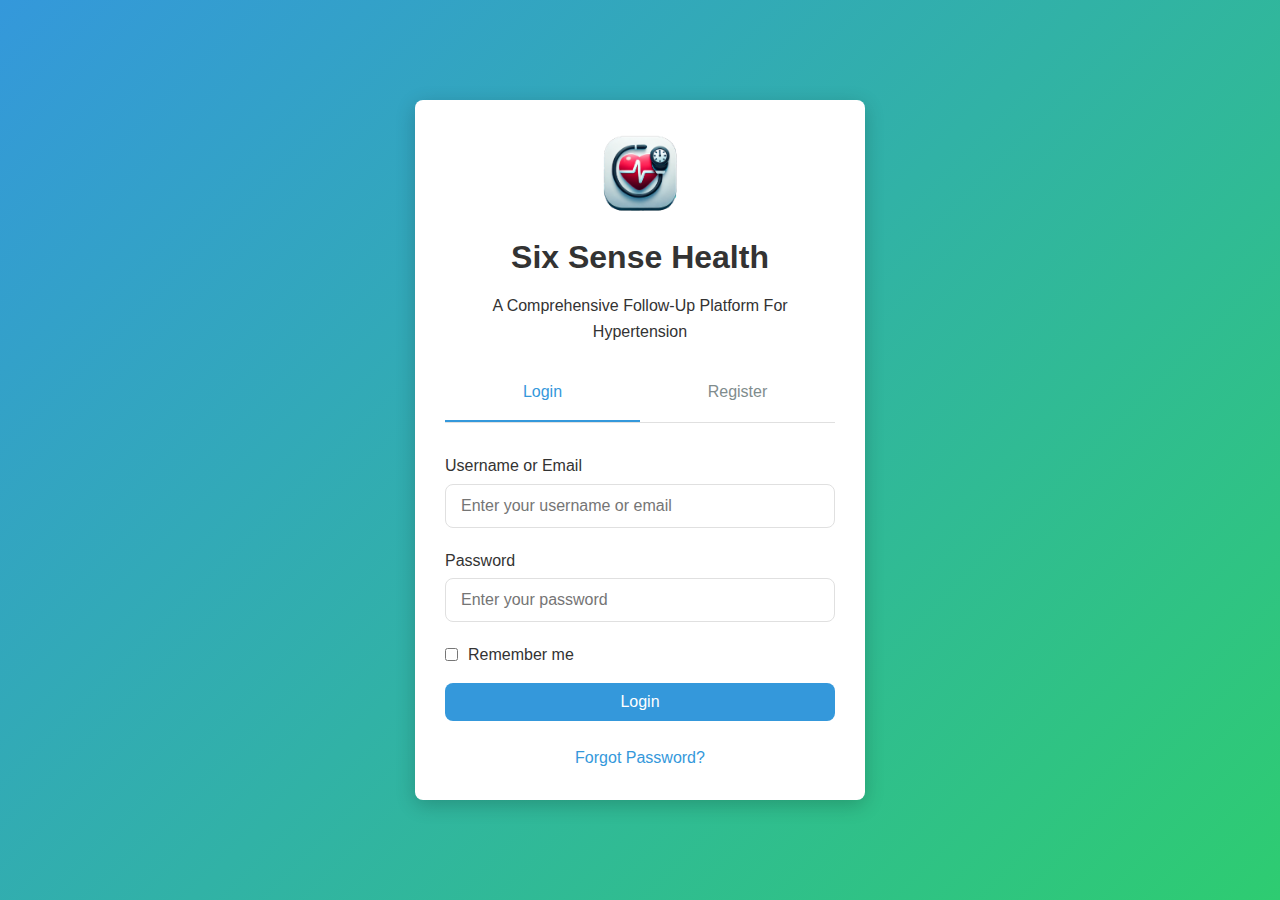
<file: index.html>
<!DOCTYPE html>
<html lang="en">
<head>
    <meta charset="UTF-8">
    <meta name="viewport" content="width=device-width, initial-scale=1.0">
    <title>Six Sense Health - Login</title>
    <link rel="stylesheet" href="https://cdnjs.cloudflare.com/ajax/libs/font-awesome/6.0.0-beta3/css/all.min.css">
    <link rel="stylesheet" href="styles.css">
</head>
<body>
    <div class="auth-container">
        <div class="auth-card">
            <div class="auth-header">
                <img src="img/follow-up-logo.png" alt="Logo" class="auth-logo">
                <h2>Six Sense Health</h2>
                <p>A Comprehensive Follow-Up Platform For Hypertension</p>
                
                <div class="auth-tabs">
                    <div class="tab active" data-tab="login-pane">Login</div>
                    <div class="tab" data-tab="register-pane">Register</div>
                </div>
            </div>
            
            <div class="tab-content">
                <!-- Login Form -->
                <div id="login-pane" class="tab-pane active">
                    <form id="login-form">
                        <div class="form-group">
                            <label class="form-label">Username or Email</label>
                            <input type="text" id="login-username" class="form-control" placeholder="Enter your username or email">
                        </div>
                        
                        <div class="form-group">
                            <label class="form-label">Password</label>
                            <input type="password" id="login-password" class="form-control" placeholder="Enter your password">
                        </div>
                        
                        <div class="form-check">
                            <input type="checkbox" id="remember" class="form-check-input">
                            <label for="remember">Remember me</label>
                        </div>
                        
                        <div class="form-group">
                            <button type="submit" class="btn btn-block">Login</button>
                        </div>
                        
                        <div class="text-center mt-3">
                            <a href="#">Forgot Password?</a>
                        </div>
                    </form>
                </div>
                
                <!-- Register Form -->
                <div id="register-pane" class="tab-pane">
                    <form id="register-form">
                        <div class="form-group">
                            <label class="form-label">Full Name</label>
                            <input type="text" id="register-fullname" class="form-control" placeholder="Enter your full name">
                        </div>
                        
                        <div class="form-group">
                            <label class="form-label">Email</label>
                            <input type="email" id="register-email" class="form-control" placeholder="Enter your email">
                        </div>
                        
                        <div class="form-group">
                            <label class="form-label">Phone Number</label>
                            <input type="tel" id="register-phone" class="form-control" placeholder="Enter your phone number">
                        </div>
                        
                        <div class="form-group">
                            <label class="form-label">Password</label>
                            <input type="password" id="register-password" class="form-control" placeholder="Create a password">
                        </div>
                        
                        <div class="form-group">
                            <label class="form-label">Confirm Password</label>
                            <input type="password" id="register-confirm-password" class="form-control" placeholder="Confirm your password">
                        </div>
                        
                        <div class="form-check">
                            <input type="checkbox" id="terms" class="form-check-input">
                            <label for="terms">I agree to the <a href="#">Terms and Conditions</a></label>
                        </div>
                        
                        <div class="form-group">
                            <button type="submit" class="btn btn-block">Register</button>
                        </div>
                    </form>
                </div>
            </div>
        </div>
    </div>
    
    <script src="scripts.js"></script>
</body>
</html>
</file>
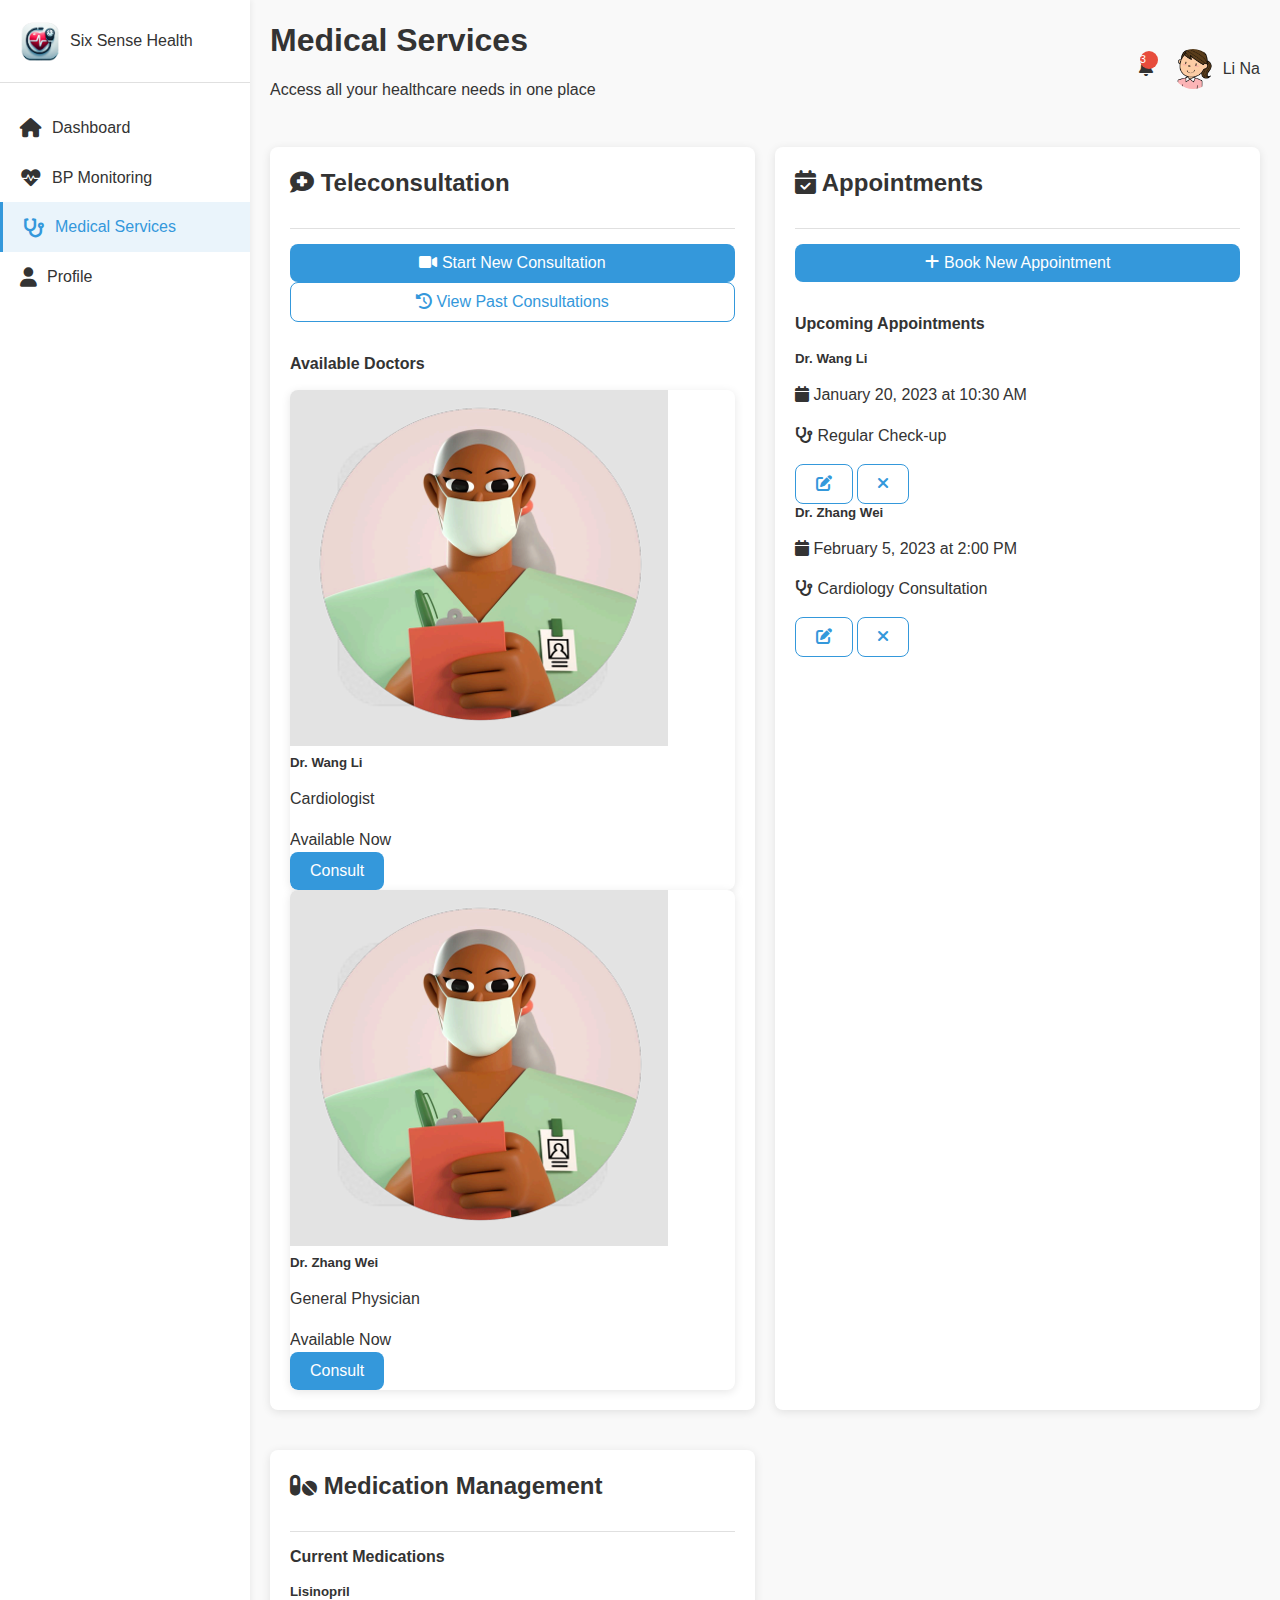
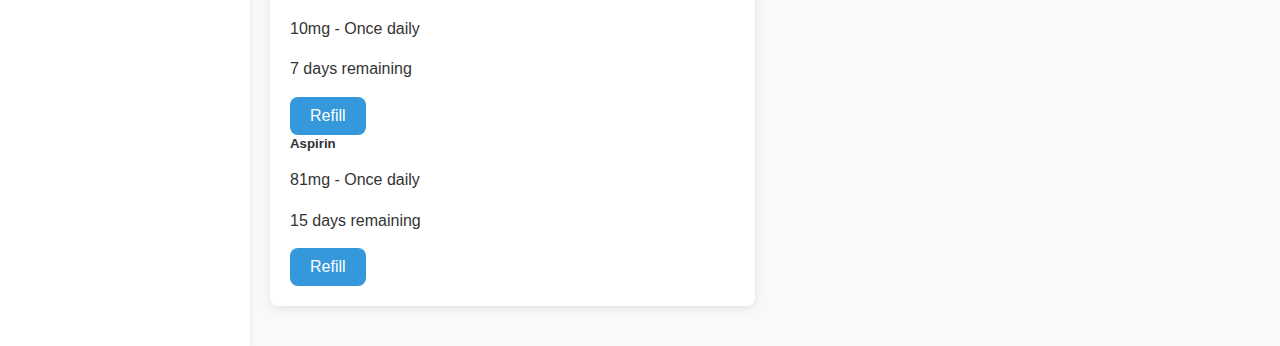
<file: medical-services.html>
<!DOCTYPE html>
<html lang="en">
<head>
    <meta charset="UTF-8">
    <meta name="viewport" content="width=device-width, initial-scale=1.0">
    <title>Six Sense Health - Medical Services</title>
    <link rel="stylesheet" href="https://cdnjs.cloudflare.com/ajax/libs/font-awesome/6.0.0-beta3/css/all.min.css">
    <link rel="stylesheet" href="styles.css">
</head>
<body>
    <div class="dashboard">
        <!-- Sidebar Navigation -->
        <div class="sidebar">
            <div class="sidebar-header">
                <div class="sidebar-logo">
                    <img src="img/follow-up-logo.png" alt="Logo">
                    <span>Six Sense Health</span>
                </div>
                <button class="sidebar-toggle" onclick="toggleMenu()">
                    <i class="fas fa-bars"></i>
                </button>
            </div>
            
            <div class="sidebar-menu">
                <a href="dashboard.html" class="menu-item">
                    <i class="fas fa-home"></i>
                    <span>Dashboard</span>
                </a>
                <a href="bp-monitoring.html" class="menu-item">
                    <i class="fas fa-heartbeat"></i>
                    <span>BP Monitoring</span>
                </a>
                <a href="medical-services.html" class="menu-item active">
                    <i class="fas fa-stethoscope"></i>
                    <span>Medical Services</span>
                </a>
                <a href="profile.html" class="menu-item">
                    <i class="fas fa-user"></i>
                    <span>Profile</span>
                </a>
            </div>
        </div>
        
        <!-- Main Content -->
        <div class="main-content">
            <div class="dashboard-header">
                <div>
                    <h2>Medical Services</h2>
                    <p>Access all your healthcare needs in one place</p>
                </div>
                
                <div class="user-profile">
                    <div class="notification-bell">
                        <i class="fas fa-bell"></i>
                        <span class="notification-count">2</span>
                    </div>
                    
                    <div class="user-avatar">
                        <img src="img/avatar.png" alt="User Avatar">
                    </div>
                    <span>Li Na</span>
                </div>
            </div>
            
            <!-- Services Grid -->
            <div class="services-grid grid grid-2">
                <!-- Teleconsultation Section -->
                <div class="card">
                    <div class="card-header">
                        <h3><i class="fas fa-comment-medical"></i> Teleconsultation</h3>
                    </div>
                    <div class="card-body">
                        <div class="service-actions">
                            <button class="btn btn-primary btn-block">
                                <i class="fas fa-video"></i> Start New Consultation
                            </button>
                            <button class="btn btn-outline btn-block">
                                <i class="fas fa-history"></i> View Past Consultations
                            </button>
                        </div>
                        
                        <div class="available-doctors mt-4">
                            <h4>Available Doctors</h4>
                            <div class="doctor-card">
                                <img src="img/doctor-avatar.png" alt="Doctor">
                                <div class="doctor-info">
                                    <h5>Dr. Wang Li</h5>
                                    <p>Cardiologist</p>
                                    <span class="status online">Available Now</span>
                                </div>
                                <button class="btn btn-primary">Consult</button>
                            </div>
                            
                            <div class="doctor-card">
                                <img src="img/doctor-avatar.png" alt="Doctor">
                                <div class="doctor-info">
                                    <h5>Dr. Zhang Wei</h5>
                                    <p>General Physician</p>
                                    <span class="status online">Available Now</span>
                                </div>
                                <button class="btn btn-primary">Consult</button>
                            </div>
                        </div>
                    </div>
                </div>
                
                <!-- Appointments Section -->
                <div class="card">
                    <div class="card-header">
                        <h3><i class="fas fa-calendar-check"></i> Appointments</h3>
                    </div>
                    <div class="card-body">
                        <div class="service-actions">
                            <button class="btn btn-primary btn-block">
                                <i class="fas fa-plus"></i> Book New Appointment
                            </button>
                        </div>
                        
                        <div class="upcoming-appointments mt-4">
                            <h4>Upcoming Appointments</h4>
                            <div class="appointment-card">
                                <div class="appointment-info">
                                    <h5>Dr. Wang Li</h5>
                                    <p><i class="fas fa-calendar"></i> January 20, 2023 at 10:30 AM</p>
                                    <p><i class="fas fa-stethoscope"></i> Regular Check-up</p>
                                </div>
                                <div class="appointment-actions">
                                    <button class="btn btn-outline"><i class="fas fa-edit"></i></button>
                                    <button class="btn btn-outline"><i class="fas fa-times"></i></button>
                                </div>
                            </div>
                            
                            <div class="appointment-card">
                                <div class="appointment-info">
                                    <h5>Dr. Zhang Wei</h5>
                                    <p><i class="fas fa-calendar"></i> February 5, 2023 at 2:00 PM</p>
                                    <p><i class="fas fa-stethoscope"></i> Cardiology Consultation</p>
                                </div>
                                <div class="appointment-actions">
                                    <button class="btn btn-outline"><i class="fas fa-edit"></i></button>
                                    <button class="btn btn-outline"><i class="fas fa-times"></i></button>
                                </div>
                            </div>
                        </div>
                    </div>
                </div>
                
                <!-- Medication Section -->
                <div class="card">
                    <div class="card-header">
                        <h3><i class="fas fa-pills"></i> Medication Management</h3>
                    </div>
                    <div class="card-body">
                        <div class="current-medications">
                            <h4>Current Medications</h4>
                            <div class="medication-card">
                                <div class="medication-info">
                                    <h5>Lisinopril</h5>
                                    <p>10mg - Once daily</p>
                                    <p class="stock">7 days remaining</p>
                                </div>
                                <button class="btn btn-primary">Refill</button>
                            </div>
                            
                            <div class="medication-card">
                                <div class="medication-info">
                                    <h5>Aspirin</h5>
                                    <p>81mg - Once daily</p>
                                    <p class="stock">15 days remaining</p>
                                </div>
                                <button class="btn btn-primary">Refill</button>
                            </div>
                        </div>
                    </div>
                </div>
            </div>
        </div>
    </div>
    
    <script src="scripts.js"></script>
</body>
</html>
</file>
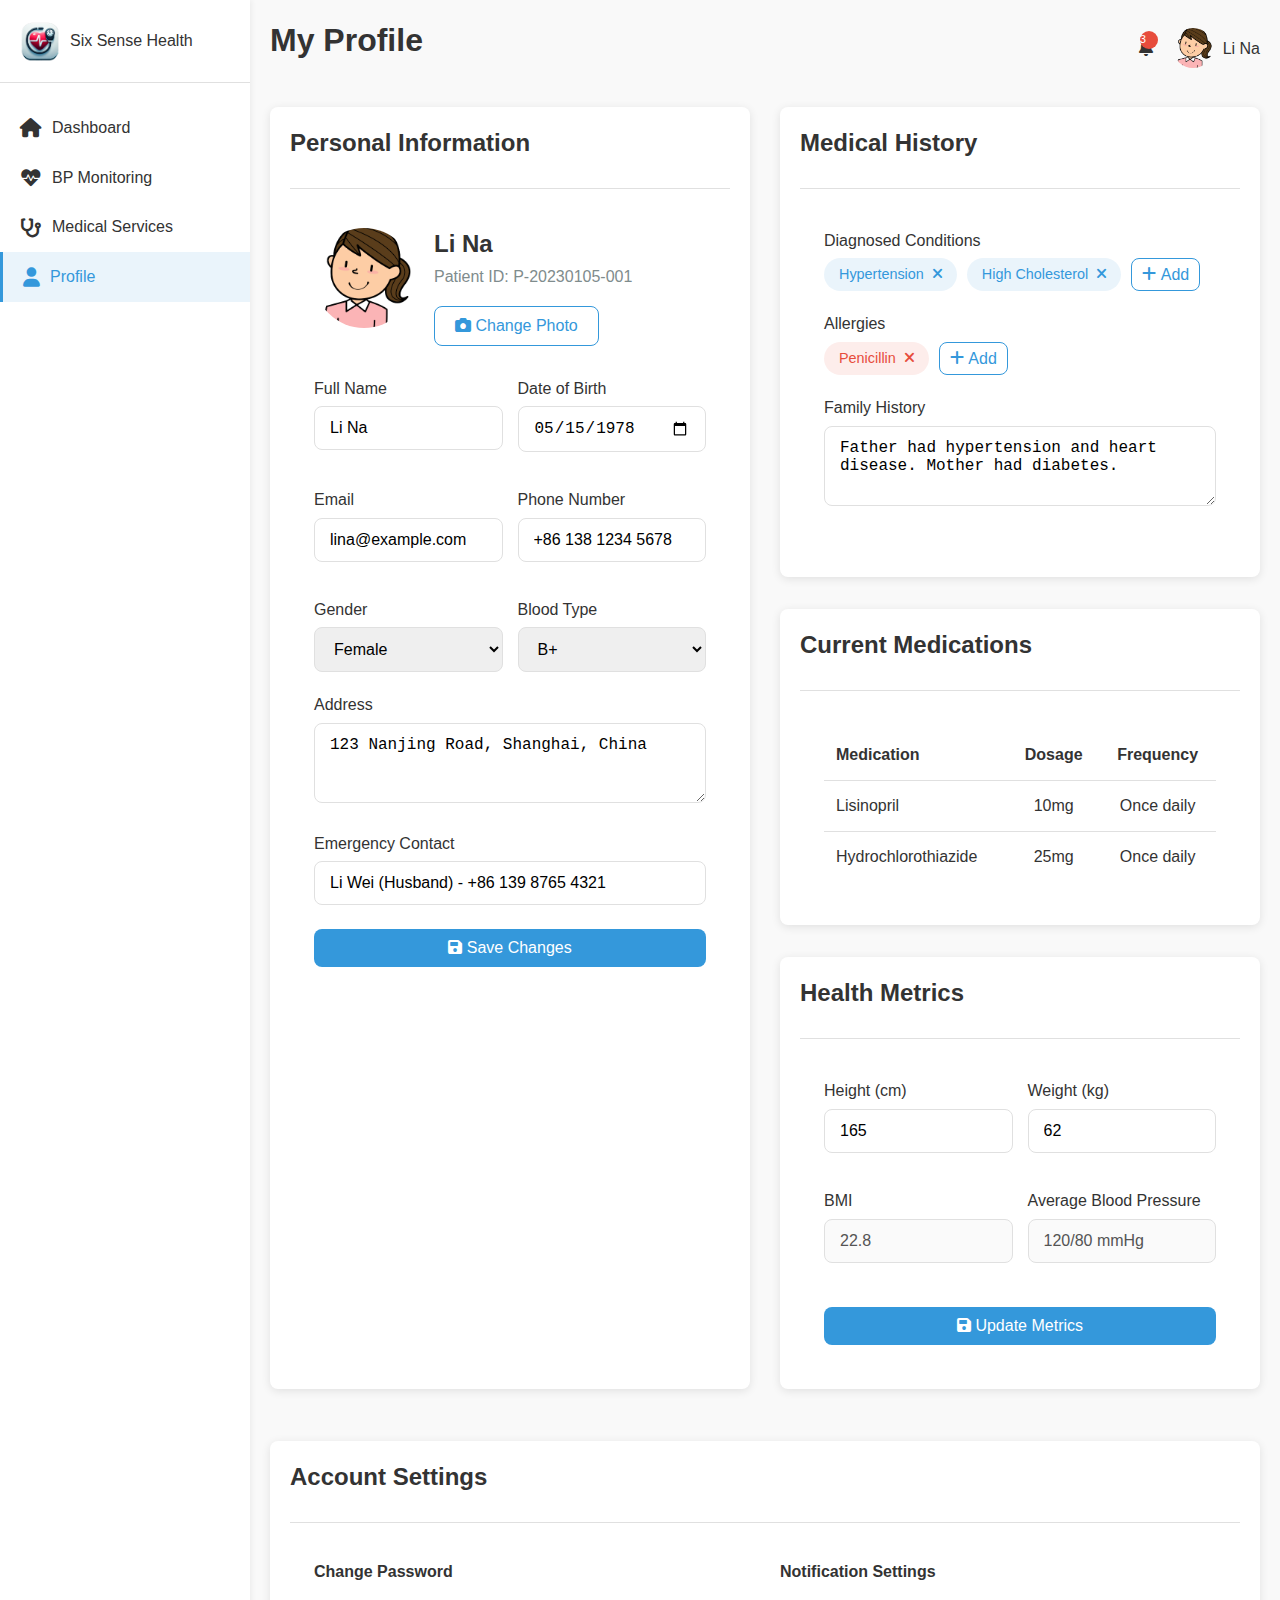
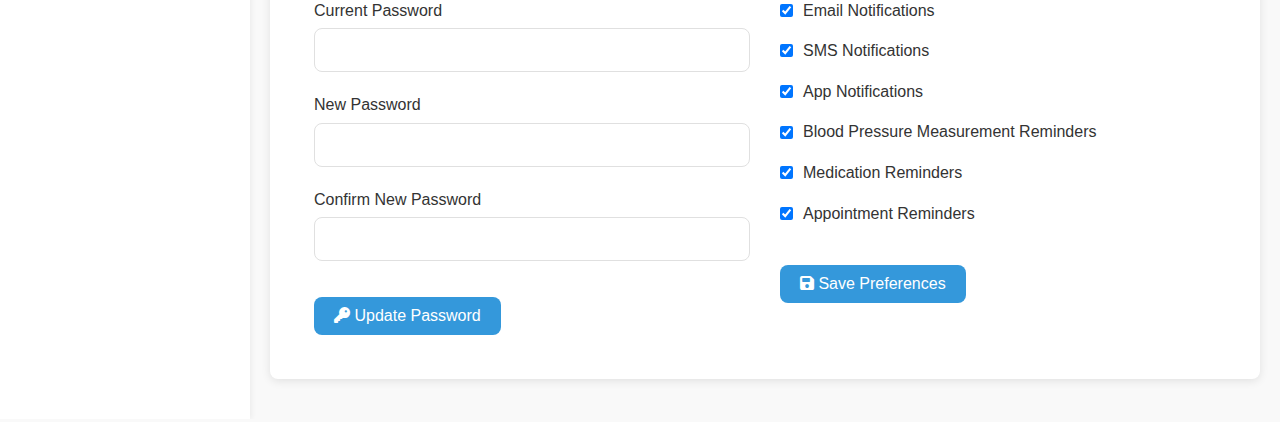
<file: profile.html>
<!DOCTYPE html>
<html lang="en">
<head>
    <meta charset="UTF-8">
    <meta name="viewport" content="width=device-width, initial-scale=1.0">
    <title>Six Sense Health - Profile</title>
    <link rel="stylesheet" href="https://cdnjs.cloudflare.com/ajax/libs/font-awesome/6.0.0-beta3/css/all.min.css">
    <link rel="stylesheet" href="styles.css">
</head>
<body>
    <div class="dashboard">
        <!-- Sidebar Navigation -->
        <div class="sidebar">
            <div class="sidebar-header">
                <div class="sidebar-logo">
                    <img src="img/follow-up-logo.png" alt="Logo">
                    <span>Six Sense Health</span>
                </div>
                <button class="sidebar-toggle" onclick="toggleMenu()">
                    <i class="fas fa-bars"></i>
                </button>
            </div>
            
            <div class="sidebar-menu">
                <a href="dashboard.html" class="menu-item">
                    <i class="fas fa-home"></i>
                    <span>Dashboard</span>
                </a>
                <a href="bp-monitoring.html" class="menu-item">
                    <i class="fas fa-heartbeat"></i>
                    <span>BP Monitoring</span>
                </a>
                <a href="medical-services.html" class="menu-item">
                    <i class="fas fa-stethoscope"></i>
                    <span>Medical Services</span>
                </a>
                <a href="profile.html" class="menu-item active">
                    <i class="fas fa-user"></i>
                    <span>Profile</span>
                </a>
            </div>
        </div>
        
        <!-- Main Content -->
        <div class="main-content">
            <div class="dashboard-header">
                <h2>My Profile</h2>
                
                <div class="user-profile">
                    <div class="notification-bell">
                        <i class="fas fa-bell"></i>
                        <span class="notification-count">3</span>
                    </div>
                    
                    <div class="user-avatar">
                        <img src="img/avatar.png" alt="User Avatar">
                    </div>
                    <span>Li Na</span>
                </div>
            </div>
            
            <!-- Profile Information -->
            <div class="grid grid-2" style="gap: 30px;">
                <!-- Personal Information -->
                <div class="card">
                    <div class="card-header">
                        <h3>Personal Information</h3>
                    </div>
                    <div class="card-body p-3">
                        <div style="display: flex; margin-bottom: 30px;">
                            <div style="width: 100px; height: 100px; border-radius: 50%; overflow: hidden; margin-right: 20px;">
                                <img src="img/avatar.png" alt="Profile Picture" style="width: 100%; height: 100%; object-fit: cover;">
                            </div>
                            <div>
                                <h3 style="margin-bottom: 5px;">Li Na</h3>
                                <p style="margin: 0; color: var(--text-light);">Patient ID: P-20230105-001</p>
                                <button class="btn btn-sm btn-outline mt-2">
                                    <i class="fas fa-camera"></i> Change Photo
                                </button>
                            </div>
                        </div>
                        
                        <form>
                            <div class="grid grid-2" style="gap: 15px;">
                                <div class="form-group">
                                    <label class="form-label">Full Name</label>
                                    <input type="text" class="form-control" value="Li Na">
                                </div>
                                
                                <div class="form-group">
                                    <label class="form-label">Date of Birth</label>
                                    <input type="date" class="form-control" value="1978-05-15">
                                </div>
                                
                                <div class="form-group">
                                    <label class="form-label">Email</label>
                                    <input type="email" class="form-control" value="lina@example.com">
                                </div>
                                
                                <div class="form-group">
                                    <label class="form-label">Phone Number</label>
                                    <input type="tel" class="form-control" value="+86 138 1234 5678">
                                </div>
                                
                                <div class="form-group">
                                    <label class="form-label">Gender</label>
                                    <select class="form-control">
                                        <option>Select Gender</option>
                                        <option selected>Female</option>
                                        <option>Male</option>
                                        <option>Other</option>
                                    </select>
                                </div>
                                
                                <div class="form-group">
                                    <label class="form-label">Blood Type</label>
                                    <select class="form-control">
                                        <option>Select Blood Type</option>
                                        <option>A+</option>
                                        <option selected>B+</option>
                                        <option>AB+</option>
                                        <option>O+</option>
                                        <option>A-</option>
                                        <option>B-</option>
                                        <option>AB-</option>
                                        <option>O-</option>
                                    </select>
                                </div>
                            </div>
                            
                            <div class="form-group">
                                <label class="form-label">Address</label>
                                <textarea class="form-control" rows="3">123 Nanjing Road, Shanghai, China</textarea>
                            </div>
                            
                            <div class="form-group">
                                <label class="form-label">Emergency Contact</label>
                                <input type="text" class="form-control" value="Li Wei (Husband) - +86 139 8765 4321">
                            </div>
                            
                            <button type="submit" class="btn btn-block mt-3">
                                <i class="fas fa-save"></i> Save Changes
                            </button>
                        </form>
                    </div>
                </div>
                
                <!-- Health Information -->
                <div>
                    <!-- Medical History -->
                    <div class="card mb-4">
                        <div class="card-header">
                            <h3>Medical History</h3>
                        </div>
                        <div class="card-body p-3">
                            <div class="form-group">
                                <label class="form-label">Diagnosed Conditions</label>
                                <div style="display: flex; flex-wrap: wrap; gap: 10px;">
                                    <span style="display: inline-block; padding: 5px 15px; background-color: rgba(52, 152, 219, 0.1); color: var(--primary); border-radius: 20px; font-size: 0.9rem;">
                                        Hypertension <i class="fas fa-times" style="margin-left: 5px; cursor: pointer;"></i>
                                    </span>
                                    <span style="display: inline-block; padding: 5px 15px; background-color: rgba(52, 152, 219, 0.1); color: var(--primary); border-radius: 20px; font-size: 0.9rem;">
                                        High Cholesterol <i class="fas fa-times" style="margin-left: 5px; cursor: pointer;"></i>
                                    </span>
                                    <button class="btn btn-sm btn-outline" style="padding: 5px 10px;">
                                        <i class="fas fa-plus"></i> Add
                                    </button>
                                </div>
                            </div>
                            
                            <div class="form-group">
                                <label class="form-label">Allergies</label>
                                <div style="display: flex; flex-wrap: wrap; gap: 10px;">
                                    <span style="display: inline-block; padding: 5px 15px; background-color: rgba(231, 76, 60, 0.1); color: var(--accent); border-radius: 20px; font-size: 0.9rem;">
                                        Penicillin <i class="fas fa-times" style="margin-left: 5px; cursor: pointer;"></i>
                                    </span>
                                    <button class="btn btn-sm btn-outline" style="padding: 5px 10px;">
                                        <i class="fas fa-plus"></i> Add
                                    </button>
                                </div>
                            </div>
                            
                            <div class="form-group">
                                <label class="form-label">Family History</label>
                                <textarea class="form-control" rows="3">Father had hypertension and heart disease. Mother had diabetes.</textarea>
                            </div>
                        </div>
                    </div>
                    
                    <!-- Current Medications -->
                    <div class="card mb-4">
                        <div class="card-header">
                            <h3>Current Medications</h3>
                        </div>
                        <div class="card-body p-3">
                            <table style="width: 100%; border-collapse: collapse;">
                                <thead>
                                    <tr style="border-bottom: 1px solid var(--border);">
                                        <th style="padding: 12px; text-align: left;">Medication</th>
                                        <th style="padding: 12px; text-align: center;">Dosage</th>
                                        <th style="padding: 12px; text-align: center;">Frequency</th>
                                    </tr>
                                </thead>
                                <tbody>
                                    <tr style="border-bottom: 1px solid var(--border);">
                                        <td style="padding: 12px;">Lisinopril</td>
                                        <td style="padding: 12px; text-align: center;">10mg</td>
                                        <td style="padding: 12px; text-align: center;">Once daily</td>
                                    </tr>
                                    <tr>
                                        <td style="padding: 12px;">Hydrochlorothiazide</td>
                                        <td style="padding: 12px; text-align: center;">25mg</td>
                                        <td style="padding: 12px; text-align: center;">Once daily</td>
                                    </tr>
                                </tbody>
                            </table>
                        </div>
                    </div>
                    
                    <!-- Health Metrics -->
                    <div class="card">
                        <div class="card-header">
                            <h3>Health Metrics</h3>
                        </div>
                        <div class="card-body p-3">
                            <div class="grid grid-2" style="gap: 15px;">
                                <div class="form-group">
                                    <label class="form-label">Height (cm)</label>
                                    <input type="number" class="form-control" value="165">
                                </div>
                                
                                <div class="form-group">
                                    <label class="form-label">Weight (kg)</label>
                                    <input type="number" class="form-control" value="62">
                                </div>
                                
                                <div class="form-group">
                                    <label class="form-label">BMI</label>
                                    <input type="text" class="form-control" value="22.8" disabled>
                                </div>
                                
                                <div class="form-group">
                                    <label class="form-label">Average Blood Pressure</label>
                                    <input type="text" class="form-control" value="120/80 mmHg" disabled>
                                </div>
                            </div>
                            
                            <button class="btn btn-block mt-3">
                                <i class="fas fa-save"></i> Update Metrics
                            </button>
                        </div>
                    </div>
                </div>
            </div>
            
            <!-- Account Settings -->
            <div class="card mt-4">
                <div class="card-header">
                    <h3>Account Settings</h3>
                </div>
                <div class="card-body p-3">
                    <div class="grid grid-2" style="gap: 30px;">
                        <!-- Password Change -->
                        <div>
                            <h4>Change Password</h4>
                            <div class="form-group">
                                <label class="form-label">Current Password</label>
                                <input type="password" class="form-control">
                            </div>
                            <div class="form-group">
                                <label class="form-label">New Password</label>
                                <input type="password" class="form-control">
                            </div>
                            <div class="form-group">
                                <label class="form-label">Confirm New Password</label>
                                <input type="password" class="form-control">
                            </div>
                            <button class="btn mt-2">
                                <i class="fas fa-key"></i> Update Password
                            </button>
                        </div>
                        
                        <!-- Notification Settings -->
                        <div>
                            <h4>Notification Settings</h4>
                            <div class="form-check">
                                <input type="checkbox" id="email-notif" class="form-check-input" checked>
                                <label for="email-notif">Email Notifications</label>
                            </div>
                            <div class="form-check">
                                <input type="checkbox" id="sms-notif" class="form-check-input" checked>
                                <label for="sms-notif">SMS Notifications</label>
                            </div>
                            <div class="form-check">
                                <input type="checkbox" id="app-notif" class="form-check-input" checked>
                                <label for="app-notif">App Notifications</label>
                            </div>
                            <div class="form-check">
                                <input type="checkbox" id="bp-reminder" class="form-check-input" checked>
                                <label for="bp-reminder">Blood Pressure Measurement Reminders</label>
                            </div>
                            <div class="form-check">
                                <input type="checkbox" id="med-reminder" class="form-check-input" checked>
                                <label for="med-reminder">Medication Reminders</label>
                            </div>
                            <div class="form-check">
                                <input type="checkbox" id="appt-reminder" class="form-check-input" checked>
                                <label for="appt-reminder">Appointment Reminders</label>
                            </div>
                            <button class="btn mt-3">
                                <i class="fas fa-save"></i> Save Preferences
                            </button>
                        </div>
                    </div>
                </div>
            </div>
        </div>
    </div>
    
    <script src="scripts.js"></script>
</body>
</html>
</file>
<file: styles.css>
/* Six Sense Health - Main Stylesheet */

/* Base Styles & Variables */
:root {
    --primary: #3498db;
    --primary-dark: #2980b9;
    --secondary: #2ecc71;
    --secondary-dark: #27ae60;
    --accent: #e74c3c;
    --accent-dark: #c0392b;
    --text: #333333;
    --text-light: #7f8c8d;
    --bg-light: #f9f9f9;
    --bg-white: #ffffff;
    --border: #e0e0e0;
    --shadow: 0 2px 10px rgba(0, 0, 0, 0.1);
    --radius: 8px;
    --transition: all 0.3s ease;
}

* {
    margin: 0;
    padding: 0;
    box-sizing: border-box;
}

body {
    font-family: 'Segoe UI', Tahoma, Geneva, Verdana, sans-serif;
    color: var(--text);
    background-color: var(--bg-light);
    line-height: 1.6;
}

a {
    text-decoration: none;
    color: var(--primary);
    transition: var(--transition);
}

a:hover {
    color: var(--primary-dark);
}

ul {
    list-style: none;
}

img {
    max-width: 100%;
}

.container {
    width: 100%;
    max-width: 1200px;
    margin: 0 auto;
    padding: 0 20px;
}

/* Typography */
h1, h2, h3, h4, h5, h6 {
    margin-bottom: 15px;
    font-weight: 600;
    line-height: 1.3;
}

h1 {
    font-size: 2.5rem;
}

h2 {
    font-size: 2rem;
}

h3 {
    font-size: 1.5rem;
}

p {
    margin-bottom: 15px;
}

/* Buttons */
.btn {
    display: inline-block;
    padding: 10px 20px;
    background-color: var(--primary);
    color: white;
    border: none;
    border-radius: var(--radius);
    cursor: pointer;
    font-size: 1rem;
    font-weight: 500;
    text-align: center;
    transition: var(--transition);
}

.btn:hover {
    background-color: var(--primary-dark);
    transform: translateY(-2px);
}

.btn-secondary {
    background-color: var(--secondary);
}

.btn-secondary:hover {
    background-color: var(--secondary-dark);
}

.btn-accent {
    background-color: var(--accent);
}

.btn-accent:hover {
    background-color: var(--accent-dark);
}

.btn-outline {
    background-color: transparent;
    border: 1px solid var(--primary);
    color: var(--primary);
}

.btn-outline:hover {
    background-color: var(--primary);
    color: white;
}

.btn-block {
    display: block;
    width: 100%;
}

/* Forms */
.form-group {
    margin-bottom: 20px;
}

.form-label {
    display: block;
    margin-bottom: 5px;
    font-weight: 500;
}

.form-control {
    width: 100%;
    padding: 12px 15px;
    border: 1px solid var(--border);
    border-radius: var(--radius);
    font-size: 1rem;
    transition: var(--transition);
}

.form-control:focus {
    border-color: var(--primary);
    outline: none;
    box-shadow: 0 0 0 3px rgba(52, 152, 219, 0.2);
}

.form-check {
    display: flex;
    align-items: center;
    margin-bottom: 15px;
}

.form-check-input {
    margin-right: 10px;
}

/* Cards */
.card {
    background-color: var(--bg-white);
    border-radius: var(--radius);
    box-shadow: var(--shadow);
    padding: 20px;
    margin-bottom: 20px;
    transition: var(--transition);
}

.card:hover {
    box-shadow: 0 5px 15px rgba(0, 0, 0, 0.1);
    transform: translateY(-3px);
}

.card-header {
    padding-bottom: 15px;
    margin-bottom: 15px;
    border-bottom: 1px solid var(--border);
}

.card-title {
    margin-bottom: 5px;
}

.card-body {
    padding: 0;
}

.card-footer {
    padding-top: 15px;
    margin-top: 15px;
    border-top: 1px solid var(--border);
}

/* Utilities */
.text-center {
    text-align: center;
}

.text-right {
    text-align: right;
}

.text-primary {
    color: var(--primary);
}

.text-secondary {
    color: var(--secondary);
}

.text-accent {
    color: var(--accent);
}

.text-muted {
    color: var(--text-light);
}

.bg-primary {
    background-color: var(--primary);
    color: white;
}

.bg-secondary {
    background-color: var(--secondary);
    color: white;
}

.bg-accent {
    background-color: var(--accent);
    color: white;
}

.mb-1 {
    margin-bottom: 0.5rem;
}

.mb-2 {
    margin-bottom: 1rem;
}

.mb-3 {
    margin-bottom: 1.5rem;
}

.mb-4 {
    margin-bottom: 2rem;
}

.mt-1 {
    margin-top: 0.5rem;
}

.mt-2 {
    margin-top: 1rem;
}

.mt-3 {
    margin-top: 1.5rem;
}

.mt-4 {
    margin-top: 2rem;
}

.p-1 {
    padding: 0.5rem;
}

.p-2 {
    padding: 1rem;
}

.p-3 {
    padding: 1.5rem;
}

.p-4 {
    padding: 2rem;
}

.flex {
    display: flex;
}

.flex-column {
    flex-direction: column;
}

.justify-between {
    justify-content: space-between;
}

.justify-center {
    justify-content: center;
}

.align-center {
    align-items: center;
}

.grid {
    display: grid;
    gap: 20px;
}

.grid-2 {
    grid-template-columns: repeat(2, 1fr);
}

.grid-3 {
    grid-template-columns: repeat(3, 1fr);
}

.grid-4 {
    grid-template-columns: repeat(4, 1fr);
}

/* Login/Register Page */
.auth-container {
    min-height: 100vh;
    display: flex;
    align-items: center;
    justify-content: center;
    background: linear-gradient(135deg, var(--primary) 0%, var(--secondary) 100%);
    padding: 20px;
}

.auth-card {
    width: 100%;
    max-width: 450px;
    background-color: var(--bg-white);
    border-radius: var(--radius);
    box-shadow: 0 5px 20px rgba(0, 0, 0, 0.2);
    overflow: hidden;
}

.auth-header {
    padding: 30px 30px 0;
    text-align: center;
}

.auth-logo {
    width: 80px;
    margin-bottom: 15px;
}

.auth-tabs {
    display: flex;
    margin-top: 20px;
    border-bottom: 1px solid var(--border);
}

.tab {
    flex: 1;
    padding: 15px;
    text-align: center;
    cursor: pointer;
    font-weight: 500;
    color: var(--text-light);
    transition: var(--transition);
}

.tab.active {
    color: var(--primary);
    border-bottom: 2px solid var(--primary);
}

.tab-content {
    padding: 30px;
}

.tab-pane {
    display: none;
}

.tab-pane.active {
    display: block;
}

/* Dashboard Layout */
.dashboard {
    display: flex;
    min-height: 100vh;
}

.sidebar {
    width: 250px;
    background-color: var(--bg-white);
    box-shadow: 2px 0 5px rgba(0, 0, 0, 0.05);
    transition: var(--transition);
    z-index: 100;
}

.sidebar-header {
    padding: 20px;
    display: flex;
    align-items: center;
    justify-content: space-between;
    border-bottom: 1px solid var(--border);
}

.sidebar-logo {
    display: flex;
    align-items: center;
}

.sidebar-logo img {
    width: 40px;
    margin-right: 10px;
}

.sidebar-toggle {
    display: none;
    background: none;
    border: none;
    font-size: 1.5rem;
    cursor: pointer;
    color: var(--text);
}

.sidebar-menu {
    padding: 20px 0;
}

.menu-item {
    padding: 12px 20px;
    display: flex;
    align-items: center;
    color: var(--text);
    transition: var(--transition);
}

.menu-item i {
    margin-right: 10px;
    font-size: 1.2rem;
}

.menu-item:hover, .menu-item.active {
    background-color: rgba(52, 152, 219, 0.1);
    color: var(--primary);
    border-left: 3px solid var(--primary);
}

.main-content {
    flex: 1;
    padding: 20px;
    overflow-y: auto;
}

.dashboard-header {
    display: flex;
    justify-content: space-between;
    align-items: center;
    margin-bottom: 30px;
}

.user-profile {
    display: flex;
    align-items: center;
}

.user-avatar {
    width: 40px;
    height: 40px;
    border-radius: 50%;
    overflow: hidden;
    margin-right: 10px;
}

.user-avatar img {
    width: 100%;
    height: 100%;
    object-fit: cover;
}

.notification-bell {
    position: relative;
    margin-right: 20px;
    cursor: pointer;
}

.notification-count {
    position: absolute;
    top: -5px;
    right: -5px;
    background-color: var(--accent);
    color: white;
    font-size: 0.7rem;
    width: 18px;
    height: 18px;
    border-radius: 50%;
    display: flex;
    align-items: center;
    justify-content: center;
}

/* Dashboard Widgets */
.stats-grid {
    display: grid;
    grid-template-columns: repeat(auto-fit, minmax(250px, 1fr));
    gap: 20px;
    margin-bottom: 30px;
}

.stat-card {
    background-color: var(--bg-white);
    border-radius: var(--radius);
    box-shadow: var(--shadow);
    padding: 20px;
    display: flex;
    align-items: center;
}

.stat-icon {
    width: 50px;
    height: 50px;
    border-radius: 50%;
    background-color: rgba(52, 152, 219, 0.1);
    color: var(--primary);
    display: flex;
    align-items: center;
    justify-content: center;
    font-size: 1.5rem;
    margin-right: 15px;
}

.stat-info h3 {
    font-size: 1.8rem;
    margin-bottom: 5px;
}

.stat-info p {
    color: var(--text-light);
    margin: 0;
}

/* Blood Pressure Chart */
.bp-chart-container {
    background-color: var(--bg-white);
    border-radius: var(--radius);
    box-shadow: var(--shadow);
    padding: 20px;
    margin-bottom: 30px;
}

.chart-header {
    display: flex;
    justify-content: space-between;
    align-items: center;
    margin-bottom: 20px;
}

.chart-filters select {
    padding: 8px 15px;
    border: 1px solid var(--border);
    border-radius: var(--radius);
    margin-left: 10px;
}

/* Teleconsultation Chat */
.chat-container {
    display: flex;
    height: 600px;
    background-color: var(--bg-white);
    border-radius: var(--radius);
    box-shadow: var(--shadow);
    overflow: hidden;
}

.chat-sidebar {
    width: 300px;
    border-right: 1px solid var(--border);
    overflow-y: auto;
}

.doctor-profile {
    padding: 20px;
    border-bottom: 1px solid var(--border);
    text-align: center;
}

.doctor-avatar {
    width: 80px;
    height: 80px;
    border-radius: 50%;
    overflow: hidden;
    margin: 0 auto 15px;
}

.doctor-avatar img {
    width: 100%;
    height: 100%;
    object-fit: cover;
}

.doctor-info h3 {
    margin-bottom: 5px;
}

.doctor-status {
    display: inline-block;
    padding: 3px 10px;
    background-color: rgba(46, 204, 113, 0.1);
    color: var(--secondary);
    border-radius: 20px;
    font-size: 0.8rem;
    margin-top: 5px;
}

.chat-files {
    padding: 20px;
}

.file-item {
    display: flex;
    align-items: center;
    padding: 10px;
    border: 1px solid var(--border);
    border-radius: var(--radius);
    margin-bottom: 10px;
}

.file-icon {
    margin-right: 10px;
    color: var(--primary);
}

.file-info {
    flex: 1;
}

.file-info p {
    margin: 0;
    font-size: 0.8rem;
    color: var(--text-light);
}

.chat-main {
    flex: 1;
    display: flex;
    flex-direction: column;
}

.chat-header {
    padding: 15px 20px;
    border-bottom: 1px solid var(--border);
    display: flex;
    align-items: center;
    justify-content: space-between;
}

.chat-title {
    font-weight: 500;
}

.chat-actions button {
    background: none;
    border: none;
    color: var(--text-light);
    cursor: pointer;
    font-size: 1.2rem;
    margin-left: 15px;
}

.chat-messages {
    flex: 1;
    padding: 20px;
    overflow-y: auto;
}

.message {
    display: flex;
    margin-bottom: 20px;
}

.message.sent {
    justify-content: flex-end;
}

.message.received {
    justify-content: flex-start;
}

.avatar {
    width: 40px;
    height: 40px;
    border-radius: 50%;
    overflow: hidden;
    margin-right: 10px;
}

.avatar img {
    width: 100%;
    height: 100%;
    object-fit: cover;
}

.message-content {
    max-width: 70%;
    padding: 12px 15px;
    border-radius: 20px;
    position: relative;
}

.sent .message-content {
    background-color: var(--primary);
    color: white;
    border-bottom-right-radius: 5px;
}

.received .message-content {
    background-color: #f1f1f1;
    border-bottom-left-radius: 5px;
}

.message-content p {
    margin: 0;
}

.time {
    font-size: 0.7rem;
    opacity: 0.7;
    margin-top: 5px;
    display: block;
}

.chat-input-container {
    padding: 15px;
    border-top: 1px solid var(--border);
    display: flex;
    align-items: center;
}

.chat-input {
    flex: 1;
    padding: 12px 15px;
    border: 1px solid var(--border);
    border-radius: 30px;
    margin-right: 10px;
}

.chat-input:focus {
    outline: none;
    border-color: var(--primary);
}

.chat-send-btn {
    width: 40px;
    height: 40px;
    border-radius: 50%;
    background-color: var(--primary);
    color: white;
    border: none;
    display: flex;
    align-items: center;
    justify-content: center;
    cursor: pointer;
}

/* Medication Store */
.medication-search {
    margin-bottom: 30px;
    position: relative;
}

.medication-search input {
    width: 100%;
    padding: 15px 20px 15px 50px;
    border: 1px solid var(--border);
    border-radius: var(--radius);
    font-size: 1rem;
}

.medication-search i {
    position: absolute;
    left: 20px;
    top: 50%;
    transform: translateY(-50%);
    color: var(--text-light);
}

.medication-grid {
    display: grid;
    grid-template-columns: repeat(auto-fill, minmax(300px, 1fr));
    gap: 20px;
}

.medication-item {
    background-color: var(--bg-white);
    border-radius: var(--radius);
    box-shadow: var(--shadow);
    padding: 20px;
    display: flex;
    align-items: center;
    transition: var(--transition);
}

.medication-item:hover {
    transform: translateY(-5px);
    box-shadow: 0 10px 20px rgba(0, 0, 0, 0.1);
}

.medication-image {
    width: 80px;
    height: 80px;
    border-radius: var(--radius);
    overflow: hidden;
    margin-right: 20px;
}

.medication-image img {
    width: 100%;
    height: 100%;
    object-fit: cover;
}

.medication-info {
    flex: 1;
}

.medication-info h3 {
    margin-bottom: 5px;
}

.medication-price {
    font-weight: 600;
    color: var(--primary);
    margin-bottom: 10px;
}

.medication-actions {
    display: flex;
    justify-content: space-between;
    align-items: center;
}

/* Appointment Booking */
.appointment-filters {
    margin-bottom: 30px;
    display: flex;
    gap: 15px;
}

.appointment-filters select {
    padding: 10px 15px;
    border: 1px solid var(--border);
    border-radius: var(--radius);
    flex: 1;
}

.doctors-grid {
    display: grid;
    grid-template-columns: repeat(auto-fill, minmax(300px, 1fr));
    gap: 20px;
}

.doctor-card {
    background-color: var(--bg-white);
    border-radius: var(--radius);
    box-shadow: var(--shadow);
    overflow: hidden;
    transition: var(--transition);
}

.doctor-card:hover {
    transform: translateY(-5px);
    box-shadow: 0 10px 20px rgba(0, 0, 0, 0.1);
}

.doctor-card-image {
    height: 200px;
    overflow: hidden;
}

.doctor-card-image img {
    width: 100%;
    height: 100%;
    object-fit: cover;
}

.doctor-card-body {
    padding: 20px;
}

.doctor-card-body h3 {
    margin-bottom: 5px;
}

.doctor-specialty {
    color: var(--text-light);
    margin-bottom: 15px;
    display: block;
}

.doctor-rating {
    color: #f39c12;
    margin-bottom: 15px;
    display: flex;
    align-items: center;
}

.doctor-rating span {
    margin-left: 5px;
    color: var(--text);
}

.doctor-availability {
    margin-bottom: 15px;
}

.availability-badge {
    display: inline-block;
    padding: 3px 10px;
    background-color: rgba(46, 204, 113, 0.1);
    color: var(--secondary);
    border-radius: 20px;
    font-size: 0.8rem;
    margin-right: 5px;
    margin-bottom: 5px;
}

/* Modal */
.modal {
    display: none;
    position: fixed;
    top: 0;
    left: 0;
    width: 100%;
    height: 100%;
    background-color: rgba(0, 0, 0, 0.5);
    z-index: 1000;
    align-items: center;
    justify-content: center;
}

.modal-content {
    background-color: var(--bg-white);
    border-radius: var(--radius);
    box-shadow: 0 5px 20px rgba(0, 0, 0, 0.2);
    width: 100%;
    max-width: 500px;
    position: relative;
}

.modal-header {
    padding: 20px;
    border-bottom: 1px solid var(--border);
    display: flex;
    align-items: center;
    justify-content: space-between;
}

.modal-title {
    font-weight: 500;
    margin: 0;
}

.modal-close {
    background: none;
    border: none;
    font-size: 1.5rem;
    cursor: pointer;
    color: var(--text-light);
}

.modal-body {
    padding: 20px;
}

.modal-footer {
    padding: 20px;
    border-top: 1px solid var(--border);
    display: flex;
    justify-content: flex-end;
    gap: 10px;
}

/* Responsive Design */
@media (max-width: 992px) {
    .sidebar {
        width: 70px;
    }
    
    .sidebar-logo span {
        display: none;
    }
    
    .menu-item span {
        display: none;
    }
    
    .menu-item {
        justify-content: center;
        padding: 15px;
    }
    
    .menu-item i {
        margin-right: 0;
        font-size: 1.5rem;
    }
    
    .chat-sidebar {
        width: 250px;
    }
    
    .grid-3, .grid-4 {
        grid-template-columns: repeat(2, 1fr);
    }
}

@media (max-width: 768px) {
    .dashboard {
        flex-direction: column;
    }
    
    .sidebar {
        width: 100%;
        position: fixed;
        bottom: 0;
        height: 60px;
        display: flex;
        align-items: center;
        justify-content: space-around;
    }
    
    .sidebar-header {
        display: none;
    }
    
    .sidebar-menu {
        display: flex;
        width: 100%;
        padding: 0;
    }
    
    .menu-item {
        flex: 1;
        padding: 10px;
        justify-content: center;
        border-left: none;
        border-top: 3px solid transparent;
    }
    
    .menu-item:hover, .menu-item.active {
        border-left: none;
        border-top: 3px solid var(--primary);
    }
    
    .main-content {
        margin-bottom: 60px;
    }
    
    .chat-container {
        flex-direction: column;
        height: auto;
    }
    
    .chat-sidebar {
        width: 100%;
        max-height: 300px;
    }
    
    .chat-main {
        height: 500px;
    }
    
    .grid-2, .grid-3, .grid-4 {
        grid-template-columns: 1fr;
    }
    
    .dashboard-header {
        flex-direction: column;
        align-items: flex-start;
        gap: 15px;
    }
    
    .stats-grid {
        grid-template-columns: 1fr;
    }
}

@media (max-width: 576px) {
    .auth-card {
        max-width: 100%;
    }
    
    .tab-content {
        padding: 20px;
    }
    
    .medication-item {
        flex-direction: column;
        text-align: center;
    }
    
    .medication-image {
        margin-right: 0;
        margin-bottom: 15px;
    }
    
    .appointment-filters {
        flex-direction: column;
    }
}
</file>
